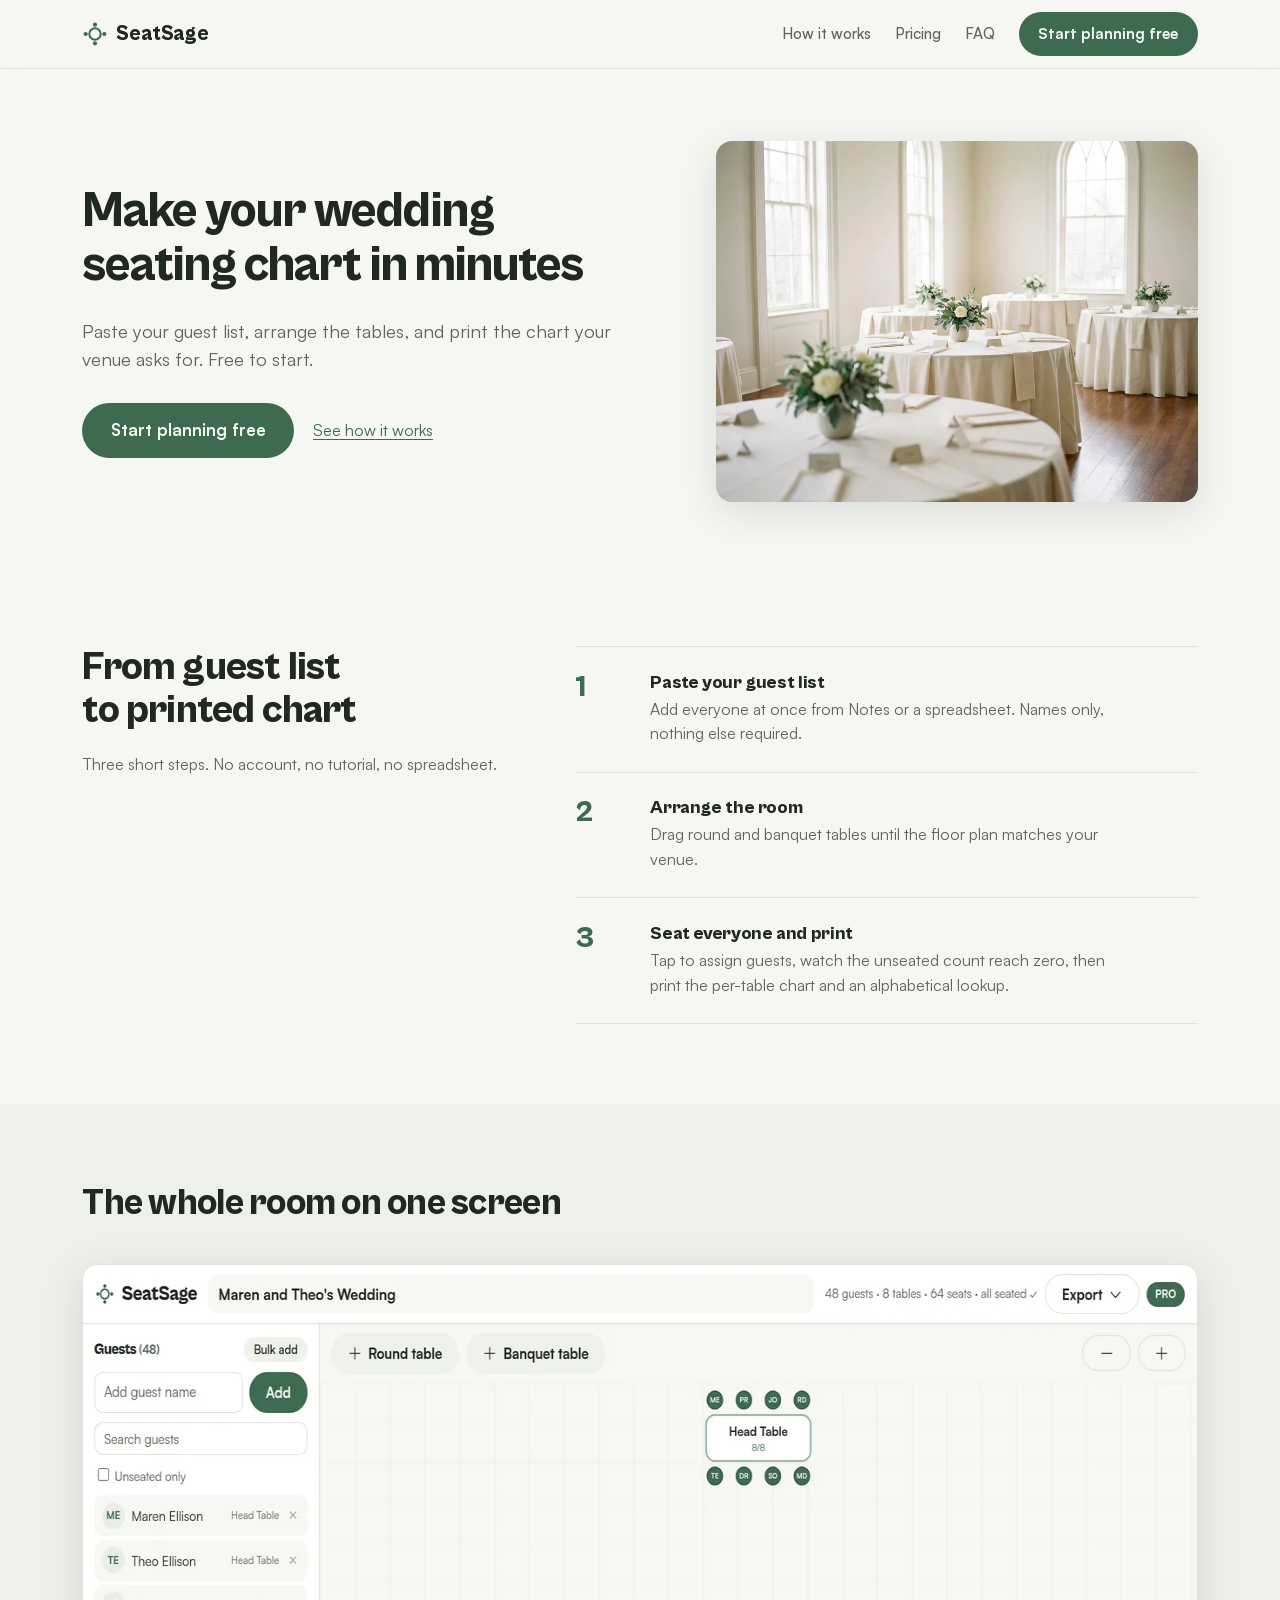
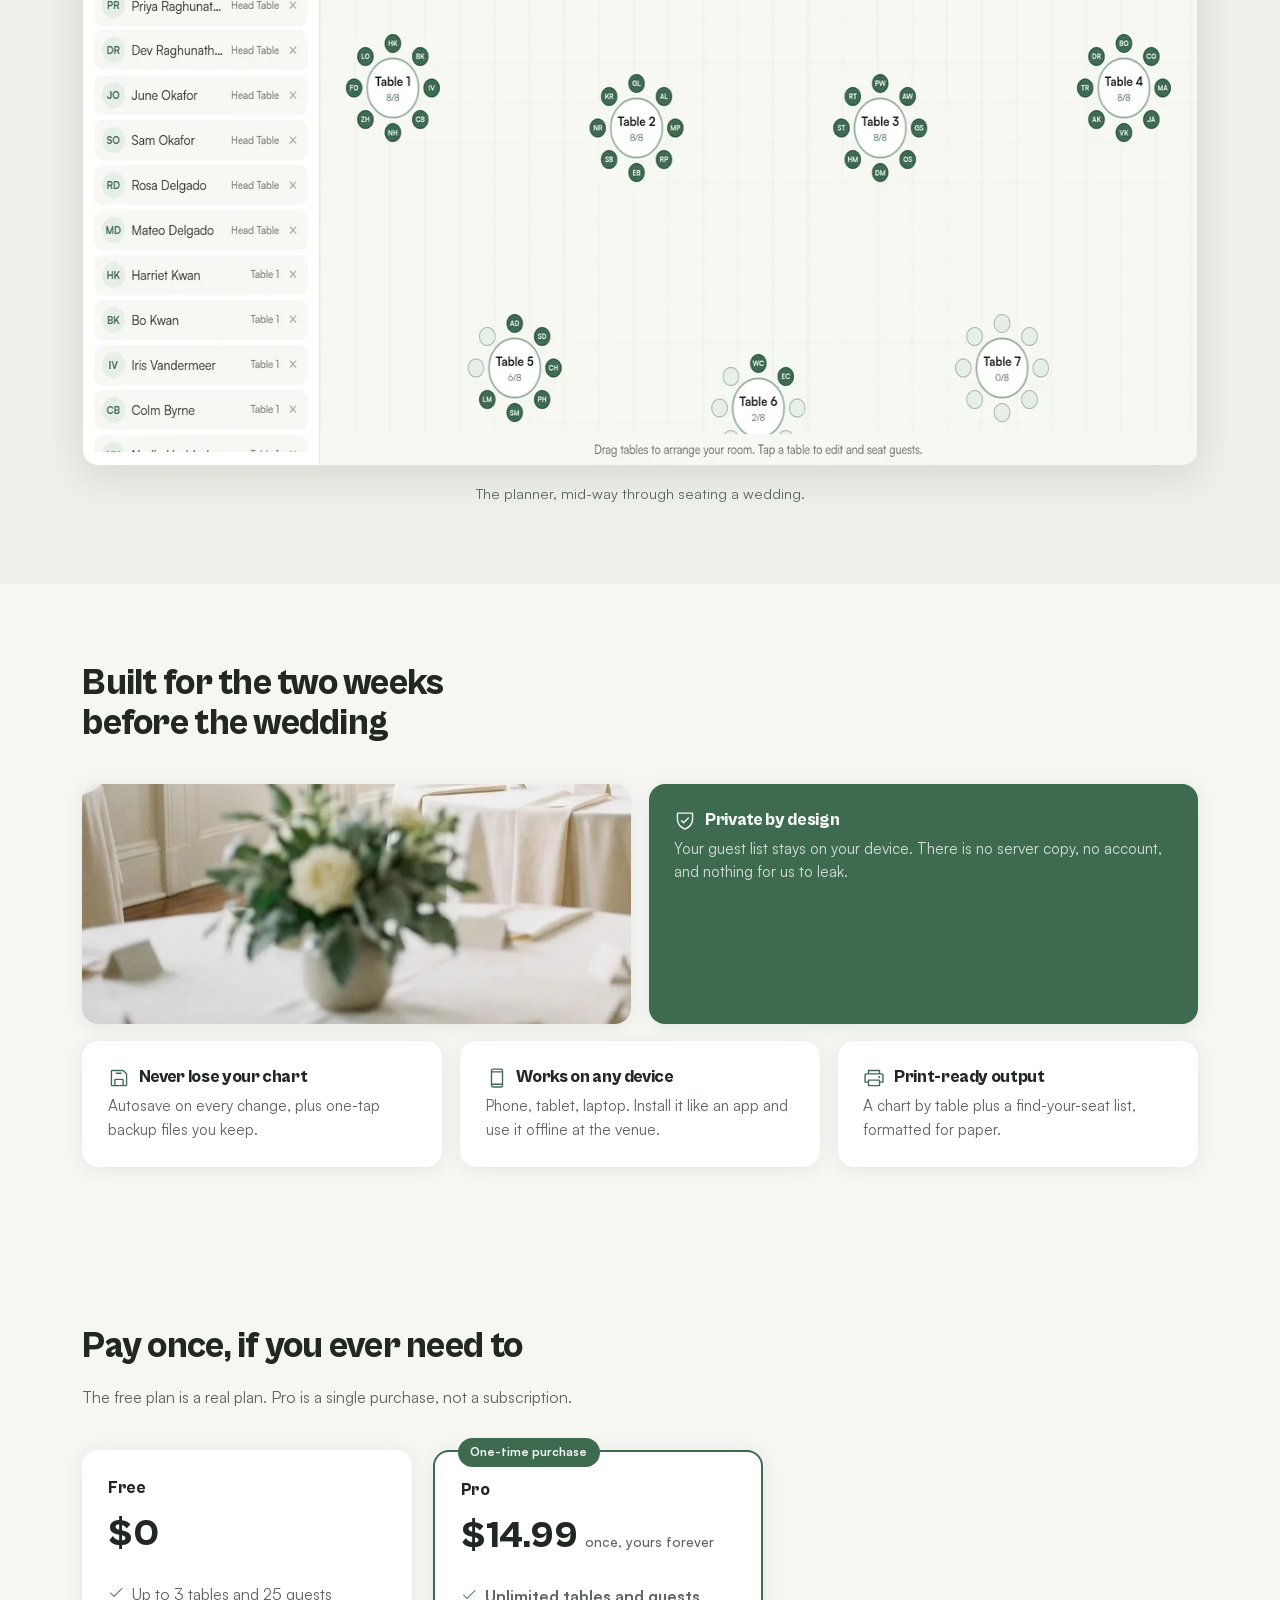
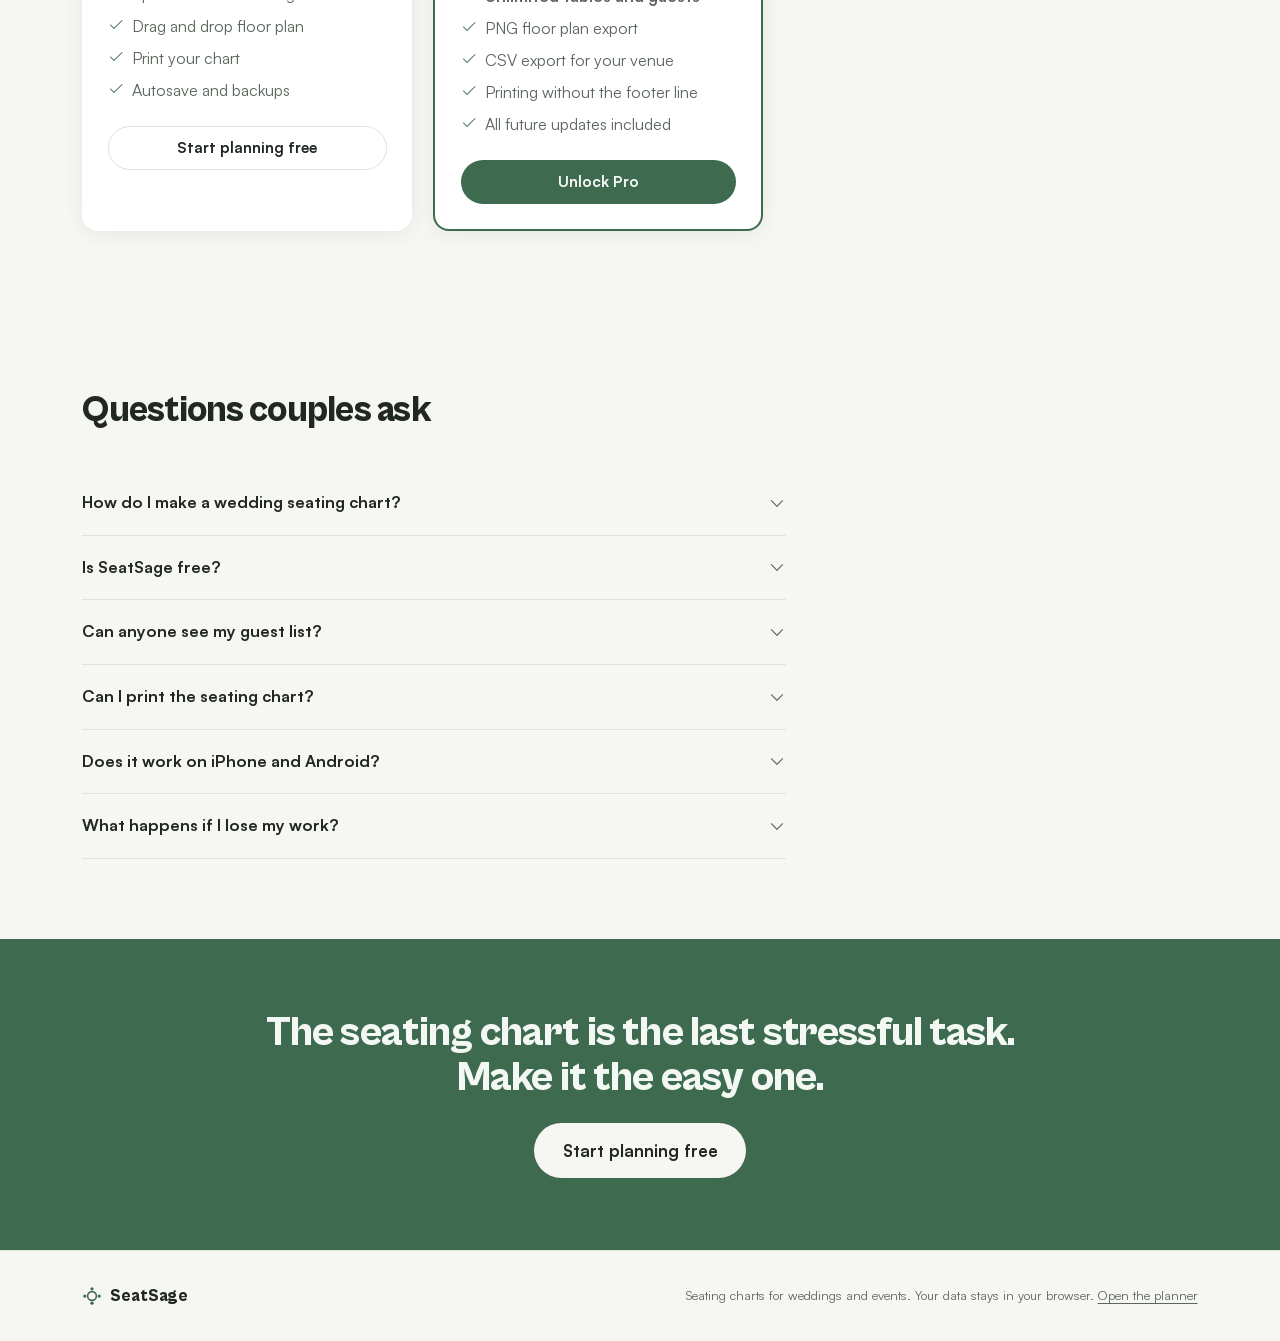
<file: seatsage/index.html>
<!DOCTYPE html>
<html lang="en">
<head>
<meta charset="UTF-8">
<meta name="viewport" content="width=device-width, initial-scale=1.0">
<title>Wedding Seating Chart Maker | SeatSage</title>
<meta name="description" content="Make your wedding or event seating chart in minutes. Drag and drop tables, seat guests, print venue-ready charts. Free to start, no account, no subscription.">
<link rel="canonical" href="https://seatsage.whoffagents.com/">
<meta property="og:title" content="SeatSage: Wedding Seating Chart Maker">
<meta property="og:description" content="Paste your guest list, arrange the tables, print the chart your venue asks for. Free to start, no subscription.">
<meta property="og:type" content="website">
<meta property="og:url" content="https://seatsage.whoffagents.com/">
<meta property="og:image" content="https://seatsage.whoffagents.com/img/og.png">
<meta name="twitter:card" content="summary_large_image">
<meta name="twitter:title" content="SeatSage: Wedding Seating Chart Maker">
<meta name="twitter:description" content="Seating charts without the spreadsheet. Free to start, no subscription.">
<meta name="twitter:image" content="https://seatsage.whoffagents.com/img/og.png">
<link rel="manifest" href="manifest.webmanifest">
<link rel="icon" href="icons/icon-192.png">
<link rel="apple-touch-icon" href="icons/icon-192.png">
<meta name="theme-color" content="#3e6b50">
<link rel="preload" href="fonts/cabinet-grotesk-800.woff2" as="font" type="font/woff2" crossorigin>
<link rel="preload" href="fonts/satoshi-400.woff2" as="font" type="font/woff2" crossorigin>
<link rel="stylesheet" href="css/style.css">
<script type="application/ld+json">
{
  "@context": "https://schema.org",
  "@type": "WebApplication",
  "name": "SeatSage",
  "url": "https://seatsage.whoffagents.com/",
  "applicationCategory": "LifestyleApplication",
  "operatingSystem": "Any (web browser)",
  "description": "Wedding and event seating chart maker. Drag and drop tables, assign guests, print venue-ready charts. Works offline, no account required.",
  "offers": [
    {"@type": "Offer", "name": "Free", "price": "0", "priceCurrency": "USD"},
    {"@type": "Offer", "name": "Pro (one-time)", "price": "14.99", "priceCurrency": "USD"}
  ]
}
</script>
<script type="application/ld+json">
{
  "@context": "https://schema.org",
  "@type": "FAQPage",
  "mainEntity": [
    {"@type": "Question", "name": "How do I make a wedding seating chart?", "acceptedAnswer": {"@type": "Answer", "text": "Paste your guest list into SeatSage, add round or banquet tables and drag them to match your venue, then tap tables to seat guests. When everyone has a seat, print a per-table chart plus an alphabetical guest lookup. Most couples finish a 100-guest chart in under 30 minutes."}},
    {"@type": "Question", "name": "Is SeatSage free?", "acceptedAnswer": {"@type": "Answer", "text": "Yes. The free plan covers up to 3 tables and 25 guests with printing, autosave and backups. A one-time $14.99 Pro upgrade unlocks unlimited tables and guests plus PNG and CSV export. There is no subscription."}},
    {"@type": "Question", "name": "Can anyone see my guest list?", "acceptedAnswer": {"@type": "Answer", "text": "No. SeatSage runs entirely in your browser and your guest list is stored only on your device. There is no server copy and no account."}},
    {"@type": "Question", "name": "Can I print the seating chart?", "acceptedAnswer": {"@type": "Answer", "text": "Yes. One click prints a seating chart grouped by table, an alphabetical find-your-seat list, and your floor plan, formatted for paper."}},
    {"@type": "Question", "name": "Does it work on iPhone and Android?", "acceptedAnswer": {"@type": "Answer", "text": "Yes. SeatSage works in any modern browser on phones, tablets and laptops, and you can install it to your home screen. It keeps working offline at the venue."}},
    {"@type": "Question", "name": "What happens if I lose my work?", "acceptedAnswer": {"@type": "Answer", "text": "SeatSage autosaves on every change, and you can download a backup file at any time and restore it on any device."}}
  ]
}
</script>
</head>
<body class="landing">
<header class="land-header">
  <div class="wrap">
    <a class="brand" href="/" aria-label="SeatSage home">
      <svg class="brand-mark" viewBox="0 0 32 32" aria-hidden="true"><circle cx="16" cy="16" r="7" fill="none" stroke="#3e6b50" stroke-width="2.5"/><circle cx="16" cy="4.5" r="2.6" fill="#3e6b50"/><circle cx="27.5" cy="16" r="2.6" fill="#3e6b50"/><circle cx="16" cy="27.5" r="2.6" fill="#3e6b50"/><circle cx="4.5" cy="16" r="2.6" fill="#3e6b50"/></svg>
      SeatSage
    </a>
    <nav>
      <a href="#how">How it works</a>
      <a href="#pricing">Pricing</a>
      <a href="#faq">FAQ</a>
      <a class="btn btn-primary" href="/app.html">Start planning free</a>
    </nav>
  </div>
</header>

<main>
  <section class="hero">
    <div class="wrap">
      <div>
        <h1>Make your wedding seating chart in minutes</h1>
        <p class="sub">Paste your guest list, arrange the tables, and print the chart your venue asks for. Free to start.</p>
        <div class="hero-cta">
          <a class="btn btn-primary btn-lg" href="/app.html">Start planning free</a>
          <a href="#how">See how it works</a>
        </div>
      </div>
      <div class="hero-photo">
        <picture>
          <source srcset="img/hero-reception.webp" type="image/webp">
          <img src="img/hero-reception.jpg" alt="Wedding reception room with round tables, ivory linens and sage green centerpieces, ready for a seating chart" width="960" height="716" fetchpriority="high">
        </picture>
      </div>
    </div>
  </section>

  <section id="how" class="land-section how">
    <div class="wrap">
      <div class="how-left">
        <h2>From guest list to printed chart</h2>
        <p>Three short steps. No account, no tutorial, no spreadsheet.</p>
      </div>
      <div class="how-steps">
        <div class="how-step">
          <div class="how-num">1</div>
          <div>
            <h3>Paste your guest list</h3>
            <p>Add everyone at once from Notes or a spreadsheet. Names only, nothing else required.</p>
          </div>
        </div>
        <div class="how-step">
          <div class="how-num">2</div>
          <div>
            <h3>Arrange the room</h3>
            <p>Drag round and banquet tables until the floor plan matches your venue.</p>
          </div>
        </div>
        <div class="how-step">
          <div class="how-num">3</div>
          <div>
            <h3>Seat everyone and print</h3>
            <p>Tap to assign guests, watch the unseated count reach zero, then print the per-table chart and an alphabetical lookup.</p>
          </div>
        </div>
      </div>
    </div>
  </section>

  <section class="land-section proof">
    <div class="wrap">
      <div class="section-head">
        <h2>The whole room on one screen</h2>
      </div>
      <div class="proof-shot">
        <picture>
          <source srcset="img/planner-shot.webp" type="image/webp">
          <img src="img/planner-shot.png" alt="SeatSage planner showing a drag-and-drop wedding floor plan with guests assigned to round and banquet tables" width="1280" height="800" loading="lazy">
        </picture>
      </div>
      <p class="proof-caption">The planner, mid-way through seating a wedding.</p>
    </div>
  </section>

  <section class="land-section">
    <div class="wrap">
      <div class="section-head">
        <h2>Built for the two weeks before the wedding</h2>
      </div>
      <div class="bento">
        <div class="cell cell-photo">
          <picture>
            <source srcset="img/detail-centerpiece.webp" type="image/webp">
            <img src="img/detail-centerpiece.jpg" alt="Round reception table with place cards and a sage green centerpiece" loading="lazy">
          </picture>
        </div>
        <div class="cell cell-a">
          <h3><svg class="icon" aria-hidden="true"><use href="icons/sprite.svg#i-shield-check"/></svg>Private by design</h3>
          <p>Your guest list stays on your device. There is no server copy, no account, and nothing for us to leak.</p>
        </div>
        <div class="cell cell-b">
          <h3><svg class="icon" aria-hidden="true"><use href="icons/sprite.svg#i-floppy-disk"/></svg>Never lose your chart</h3>
          <p>Autosave on every change, plus one-tap backup files you keep.</p>
        </div>
        <div class="cell cell-c">
          <h3><svg class="icon" aria-hidden="true"><use href="icons/sprite.svg#i-device-mobile"/></svg>Works on any device</h3>
          <p>Phone, tablet, laptop. Install it like an app and use it offline at the venue.</p>
        </div>
        <div class="cell cell-d">
          <h3><svg class="icon" aria-hidden="true"><use href="icons/sprite.svg#i-printer"/></svg>Print-ready output</h3>
          <p>A chart by table plus a find-your-seat list, formatted for paper.</p>
        </div>
      </div>
    </div>
  </section>

  <section id="pricing" class="land-section">
    <div class="wrap">
      <div class="section-head">
        <h2>Pay once, if you ever need to</h2>
        <p>The free plan is a real plan. Pro is a single purchase, not a subscription.</p>
      </div>
      <div class="price-grid">
        <div class="price-card">
          <h3>Free</h3>
          <div class="price">$0</div>
          <ul>
            <li><svg class="icon" aria-hidden="true"><use href="icons/sprite.svg#i-check"/></svg>Up to 3 tables and 25 guests</li>
            <li><svg class="icon" aria-hidden="true"><use href="icons/sprite.svg#i-check"/></svg>Drag and drop floor plan</li>
            <li><svg class="icon" aria-hidden="true"><use href="icons/sprite.svg#i-check"/></svg>Print your chart</li>
            <li><svg class="icon" aria-hidden="true"><use href="icons/sprite.svg#i-check"/></svg>Autosave and backups</li>
          </ul>
          <a class="btn btn-ghost btn-block" href="/app.html">Start planning free</a>
        </div>
        <div class="price-card featured">
          <div class="badge">One-time purchase</div>
          <h3>Pro</h3>
          <div class="price">$14.99 <small>once, yours forever</small></div>
          <ul>
            <li><svg class="icon" aria-hidden="true"><use href="icons/sprite.svg#i-check"/></svg><strong>Unlimited tables and guests</strong></li>
            <li><svg class="icon" aria-hidden="true"><use href="icons/sprite.svg#i-check"/></svg>PNG floor plan export</li>
            <li><svg class="icon" aria-hidden="true"><use href="icons/sprite.svg#i-check"/></svg>CSV export for your venue</li>
            <li><svg class="icon" aria-hidden="true"><use href="icons/sprite.svg#i-check"/></svg>Printing without the footer line</li>
            <li><svg class="icon" aria-hidden="true"><use href="icons/sprite.svg#i-check"/></svg>All future updates included</li>
          </ul>
          <a class="btn btn-primary btn-block" href="/app.html#upgrade">Unlock Pro</a>
        </div>
      </div>
    </div>
  </section>

  <section id="faq" class="land-section">
    <div class="wrap">
      <div class="section-head">
        <h2>Questions couples ask</h2>
      </div>
      <div class="faq">
        <details>
          <summary>How do I make a wedding seating chart?<svg class="icon" aria-hidden="true"><use href="icons/sprite.svg#i-caret-down"/></svg></summary>
          <p>Paste your guest list, add tables and drag them to match your venue, then tap tables to seat guests. When everyone has a seat, print a per-table chart plus an alphabetical lookup. Most couples finish a 100-guest chart in under 30 minutes.</p>
        </details>
        <details>
          <summary>Is SeatSage free?<svg class="icon" aria-hidden="true"><use href="icons/sprite.svg#i-caret-down"/></svg></summary>
          <p>Yes. The free plan covers up to 3 tables and 25 guests with printing, autosave and backups. A one-time $14.99 Pro upgrade unlocks unlimited tables and guests plus PNG and CSV export. There is no subscription.</p>
        </details>
        <details>
          <summary>Can anyone see my guest list?<svg class="icon" aria-hidden="true"><use href="icons/sprite.svg#i-caret-down"/></svg></summary>
          <p>No. SeatSage runs entirely in your browser and your guest list is stored only on your device. There is no server copy and no account.</p>
        </details>
        <details>
          <summary>Can I print the seating chart?<svg class="icon" aria-hidden="true"><use href="icons/sprite.svg#i-caret-down"/></svg></summary>
          <p>Yes. One click prints a seating chart grouped by table, an alphabetical find-your-seat list, and your floor plan, formatted for paper.</p>
        </details>
        <details>
          <summary>Does it work on iPhone and Android?<svg class="icon" aria-hidden="true"><use href="icons/sprite.svg#i-caret-down"/></svg></summary>
          <p>Yes. SeatSage works in any modern browser on phones, tablets and laptops, and you can install it to your home screen. It keeps working offline at the venue.</p>
        </details>
        <details>
          <summary>What happens if I lose my work?<svg class="icon" aria-hidden="true"><use href="icons/sprite.svg#i-caret-down"/></svg></summary>
          <p>SeatSage autosaves on every change, and you can download a backup file at any time and restore it on any device.</p>
        </details>
      </div>
    </div>
  </section>

  <section class="final-cta">
    <div class="wrap">
      <h2>The seating chart is the last stressful task.<br>Make it the easy one.</h2>
      <a class="btn btn-lg" href="/app.html">Start planning free</a>
    </div>
  </section>
</main>

<footer class="land-footer">
  <div class="wrap">
    <div class="brand" style="font-size:1.05rem">
      <svg class="brand-mark" style="width:20px;height:20px" viewBox="0 0 32 32" aria-hidden="true"><circle cx="16" cy="16" r="7" fill="none" stroke="#3e6b50" stroke-width="2.5"/><circle cx="16" cy="4.5" r="2.6" fill="#3e6b50"/><circle cx="27.5" cy="16" r="2.6" fill="#3e6b50"/><circle cx="16" cy="27.5" r="2.6" fill="#3e6b50"/><circle cx="4.5" cy="16" r="2.6" fill="#3e6b50"/></svg>
      SeatSage
    </div>
    <div class="tiny">Seating charts for weddings and events. Your data stays in your browser. <a href="/app.html">Open the planner</a></div>
  </div>
</footer>
<script>if('serviceWorker' in navigator)navigator.serviceWorker.register('sw.js');</script>
</body>
</html>
</file>
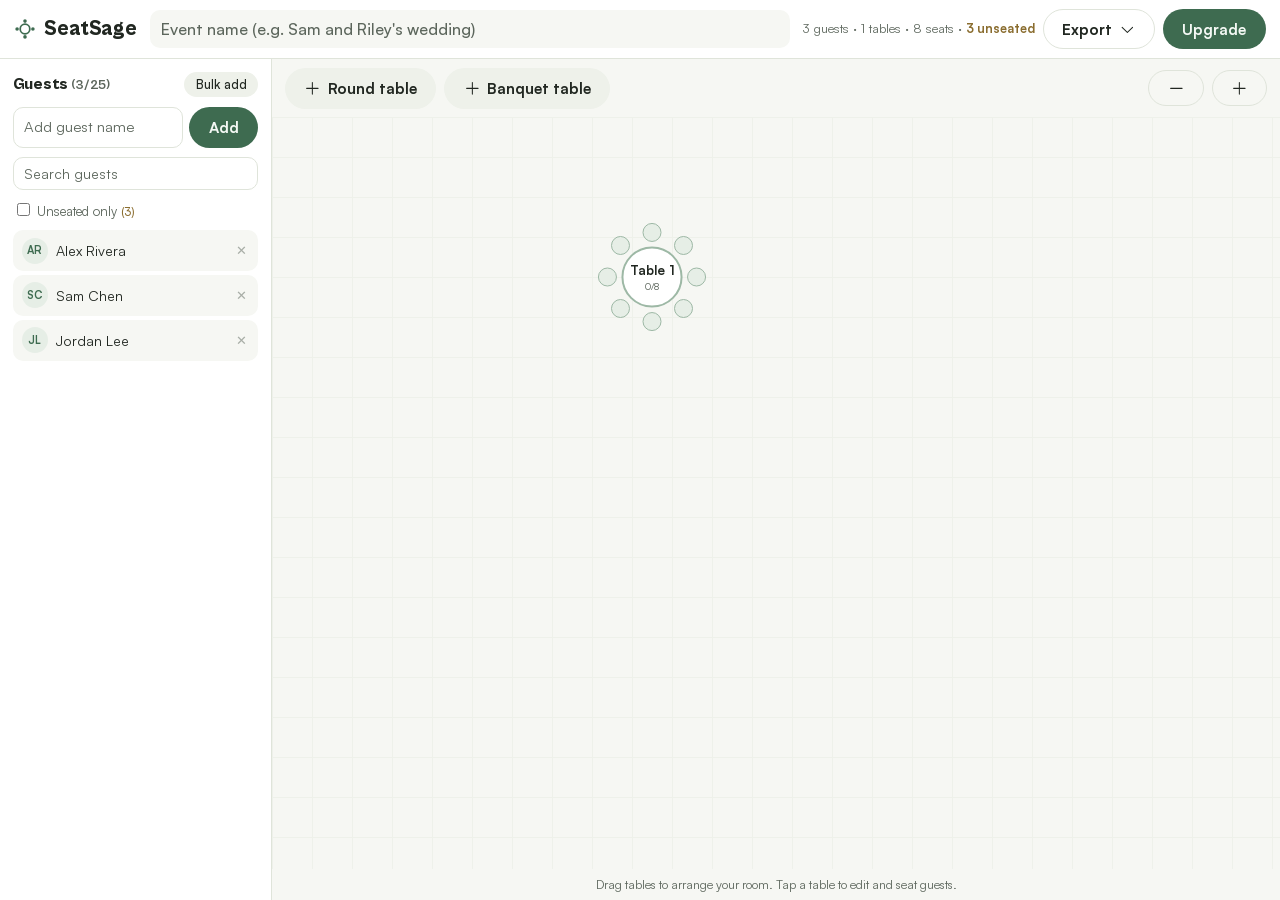
<file: seatsage/app.html>
<!DOCTYPE html>
<html lang="en">
<head>
<meta charset="UTF-8">
<meta name="viewport" content="width=device-width, initial-scale=1.0, maximum-scale=1.0, user-scalable=no">
<title>Seating Chart Planner | SeatSage</title>
<meta name="description" content="The SeatSage planner: drag and drop tables, seat your guests, print venue-ready seating charts. Runs in your browser, works offline.">
<link rel="canonical" href="https://seatsage.whoffagents.com/app.html">
<link rel="manifest" href="manifest.webmanifest">
<link rel="icon" href="icons/icon-192.png">
<link rel="apple-touch-icon" href="icons/icon-192.png">
<meta name="theme-color" content="#3e6b50">
<link rel="preload" href="fonts/satoshi-400.woff2" as="font" type="font/woff2" crossorigin>
<link rel="preload" href="fonts/satoshi-700.woff2" as="font" type="font/woff2" crossorigin>
<link rel="stylesheet" href="css/style.css">
</head>
<body class="app">
<header class="app-header">
  <a class="brand" href="index.html" title="SeatSage home">
    <svg class="brand-mark" style="width:22px;height:22px" viewBox="0 0 32 32" aria-hidden="true"><circle cx="16" cy="16" r="7" fill="none" stroke="#3e6b50" stroke-width="2.5"/><circle cx="16" cy="4.5" r="2.6" fill="#3e6b50"/><circle cx="27.5" cy="16" r="2.6" fill="#3e6b50"/><circle cx="16" cy="27.5" r="2.6" fill="#3e6b50"/><circle cx="4.5" cy="16" r="2.6" fill="#3e6b50"/></svg>
    <span class="brand-name">SeatSage</span>
  </a>
  <input id="eventName" class="event-name" type="text" placeholder="Event name (e.g. Sam and Riley's wedding)" maxlength="60">
  <div class="header-actions">
    <div class="stats" id="stats"></div>
    <div class="menu-wrap">
      <button class="btn btn-ghost" id="exportBtn">Export<svg class="icon" aria-hidden="true"><use href="icons/sprite.svg#i-caret-down"/></svg></button>
      <div class="menu" id="exportMenu" hidden>
        <button id="printBtn"><svg class="icon" aria-hidden="true"><use href="icons/sprite.svg#i-printer"/></svg>Print chart</button>
        <button id="pngBtn"><svg class="icon" aria-hidden="true"><use href="icons/sprite.svg#i-image"/></svg>Floor plan PNG <span class="pro-tag">PRO</span></button>
        <button id="csvBtn"><svg class="icon" aria-hidden="true"><use href="icons/sprite.svg#i-file-csv"/></svg>Guest CSV <span class="pro-tag">PRO</span></button>
        <hr>
        <button id="backupBtn"><svg class="icon" aria-hidden="true"><use href="icons/sprite.svg#i-floppy-disk"/></svg>Backup file</button>
        <button id="restoreBtn"><svg class="icon" aria-hidden="true"><use href="icons/sprite.svg#i-folder-open"/></svg>Restore backup</button>
      </div>
    </div>
    <button class="btn btn-primary" id="upgradeBtn">Upgrade</button>
    <span class="pro-badge" id="proBadge" hidden>PRO</span>
  </div>
</header>

<div class="app-body">
  <aside class="guests-panel">
    <div class="panel-head">
      <h2>Guests <span id="guestCount" class="count"></span></h2>
      <button class="btn btn-tiny" id="bulkAddBtn" title="Paste a whole list at once">Bulk add</button>
    </div>
    <form id="addGuestForm" class="add-guest">
      <input id="guestNameInput" type="text" placeholder="Add guest name" autocomplete="off" maxlength="60">
      <button class="btn btn-primary" type="submit">Add</button>
    </form>
    <input id="guestSearch" class="guest-search" type="search" placeholder="Search guests">
    <div class="guest-filters">
      <label><input type="checkbox" id="unseatedOnly"> Unseated only <span id="unseatedCount" class="count warn"></span></label>
    </div>
    <ul class="guest-list" id="guestList"></ul>
    <p class="hint" id="assignHint" hidden>Tap a table to seat <strong id="assignName"></strong> · <button class="linklike" id="cancelAssign">cancel</button></p>
  </aside>

  <main class="floor-wrap">
    <div class="toolbar">
      <button class="btn" id="addRound"><svg class="icon" aria-hidden="true"><use href="icons/sprite.svg#i-plus"/></svg>Round table</button>
      <button class="btn" id="addRect"><svg class="icon" aria-hidden="true"><use href="icons/sprite.svg#i-plus"/></svg>Banquet table</button>
      <span class="toolbar-spacer"></span>
      <button class="btn btn-ghost" id="zoomOut" title="Zoom out"><svg class="icon" aria-hidden="true"><use href="icons/sprite.svg#i-minus"/></svg></button>
      <button class="btn btn-ghost" id="zoomIn" title="Zoom in"><svg class="icon" aria-hidden="true"><use href="icons/sprite.svg#i-plus"/></svg></button>
    </div>
    <div class="floor-scroll" id="floorScroll">
      <svg id="floor" xmlns="http://www.w3.org/2000/svg"></svg>
    </div>
    <p class="floor-hint">Drag tables to arrange your room. Tap a table to edit and seat guests.</p>
  </main>

  <aside class="inspector" id="inspector" hidden>
    <div class="panel-head">
      <h2 id="inspTitle">Table</h2>
      <button class="btn btn-tiny" id="inspClose" title="Close"><svg class="icon" aria-hidden="true"><use href="icons/sprite.svg#i-x"/></svg></button>
    </div>
    <label class="field">Name <input id="inspName" type="text" maxlength="30"></label>
    <label class="field">Seats
      <span class="stepper">
        <button class="btn btn-tiny" id="seatMinus" title="Fewer seats"><svg class="icon" aria-hidden="true"><use href="icons/sprite.svg#i-minus"/></svg></button>
        <span id="inspSeats" class="stepper-val"></span>
        <button class="btn btn-tiny" id="seatPlus" title="More seats"><svg class="icon" aria-hidden="true"><use href="icons/sprite.svg#i-plus"/></svg></button>
      </span>
    </label>
    <div class="field" id="rotField"><span>Rotate</span> <button class="btn btn-tiny" id="rotBtn"><svg class="icon" aria-hidden="true"><use href="icons/sprite.svg#i-arrow-clockwise"/></svg>90&deg;</button></div>
    <h3 class="insp-sub">Seats</h3>
    <ul class="seat-list" id="seatList"></ul>
    <button class="btn btn-danger btn-block" id="deleteTable"><svg class="icon" aria-hidden="true"><use href="icons/sprite.svg#i-trash"/></svg>Delete table</button>
  </aside>
</div>

<!-- Bulk add modal -->
<div class="modal-overlay" id="bulkModal" hidden>
  <div class="modal">
    <h2>Bulk add guests</h2>
    <p>Paste names, one per line. Couples like <em>"Alex and Jo Smith"</em> can stay on one line or be split. Your call.</p>
    <textarea id="bulkText" rows="10" placeholder="Alex Smith&#10;Jo Smith&#10;Grandma Rosie"></textarea>
    <div class="modal-actions">
      <button class="btn btn-ghost" data-close>Cancel</button>
      <button class="btn btn-primary" id="bulkConfirm">Add guests</button>
    </div>
  </div>
</div>

<!-- Guest picker modal -->
<div class="modal-overlay" id="pickerModal" hidden>
  <div class="modal">
    <h2 id="pickerTitle">Seat a guest</h2>
    <input id="pickerSearch" type="search" placeholder="Search">
    <ul class="picker-list" id="pickerList"></ul>
    <div class="modal-actions"><button class="btn btn-ghost" data-close>Cancel</button></div>
  </div>
</div>

<!-- Upgrade modal -->
<div class="modal-overlay" id="upgradeModal" hidden>
  <div class="modal">
    <h2>SeatSage Pro</h2>
    <p class="price-line"><strong>$14.99</strong> one-time. Yours forever, no subscription.</p>
    <ul class="pro-list">
      <li><svg class="icon" aria-hidden="true"><use href="icons/sprite.svg#i-check"/></svg>Unlimited tables and guests</li>
      <li><svg class="icon" aria-hidden="true"><use href="icons/sprite.svg#i-check"/></svg>PNG floor plan export</li>
      <li><svg class="icon" aria-hidden="true"><use href="icons/sprite.svg#i-check"/></svg>CSV export for your venue</li>
      <li><svg class="icon" aria-hidden="true"><use href="icons/sprite.svg#i-check"/></svg>Printing without the footer line</li>
    </ul>
    <a class="btn btn-primary btn-block" id="buyBtn" href="#" target="_blank" rel="noopener">Unlock Pro for $14.99</a>
    <p class="tiny center">You receive an unlock code right after purchase.</p>
    <details class="unlock-details" id="unlockDetails">
      <summary>I have an unlock code</summary>
      <form id="unlockForm" class="unlock-form">
        <input id="unlockInput" type="text" placeholder="SAGE-XXXX-XXXX" autocomplete="off">
        <button class="btn btn-primary" type="submit">Unlock</button>
      </form>
      <p class="tiny" id="unlockMsg"></p>
    </details>
    <div class="modal-actions"><button class="btn btn-ghost" data-close>Maybe later</button></div>
  </div>
</div>

<input type="file" id="restoreFile" accept=".json,application/json" hidden>
<div class="toast" id="toast" hidden></div>
<section id="printSheet" class="print-sheet" aria-hidden="true"></section>

<script src="js/config.js"></script>
<script src="js/app.js"></script>
<script>if('serviceWorker' in navigator)navigator.serviceWorker.register('sw.js');</script>
</body>
</html>
</file>
<file: seatsage/css/style.css>
/* SeatSage design system.
   Palette: "Forest" family: deep sage accent on bone neutrals (brand: SeatSage).
   One accent, locked page-wide. Shape system (documented): buttons pill,
   cards 16px, inputs 10px. Shadows tinted to the green hue, never pure black.
   Theme: auto light/dark via prefers-color-scheme, hierarchy parity kept. */

@font-face{font-family:'Cabinet Grotesk';src:url('../fonts/cabinet-grotesk-700.woff2') format('woff2');font-weight:700;font-display:swap}
@font-face{font-family:'Cabinet Grotesk';src:url('../fonts/cabinet-grotesk-800.woff2') format('woff2');font-weight:800;font-display:swap}
@font-face{font-family:'Satoshi';src:url('../fonts/satoshi-400.woff2') format('woff2');font-weight:400;font-display:swap}
@font-face{font-family:'Satoshi';src:url('../fonts/satoshi-500.woff2') format('woff2');font-weight:500;font-display:swap}
@font-face{font-family:'Satoshi';src:url('../fonts/satoshi-700.woff2') format('woff2');font-weight:700;font-display:swap}

:root{
  --paper:#f6f7f3;
  --surface:#ffffff;
  --surface-2:#eef1ea;
  --ink:#212721;
  --ink-2:#5c665c;
  --line:#dfe4da;
  --accent:#3e6b50;
  --accent-hover:#335a42;
  --accent-ink:#f4f8f4;
  --accent-soft:#e6eee6;
  --danger:#a84a42;
  --danger-soft:#f6e9e7;
  --ok:#3e6b50;
  --warn:#8a6d2f;
  --shadow:0 2px 18px rgba(43,64,48,.09);
  --shadow-lg:0 10px 40px rgba(43,64,48,.14);
  --r-card:16px;
  --r-input:10px;
  --r-pill:999px;
  --font-display:'Cabinet Grotesk',-apple-system,BlinkMacSystemFont,"Segoe UI",sans-serif;
  --font-body:'Satoshi',-apple-system,BlinkMacSystemFont,"Segoe UI",sans-serif;
  font-size:16px;
}
@media (prefers-color-scheme: dark){
  :root{
    --paper:#151a15;
    --surface:#1d231d;
    --surface-2:#242b24;
    --ink:#e7ebe4;
    --ink-2:#a7b1a4;
    --line:#2d352c;
    --accent:#8db99a;
    --accent-hover:#a2c9ae;
    --accent-ink:#132016;
    --accent-soft:#243026;
    --danger:#d08a83;
    --danger-soft:#3a2825;
    --ok:#8db99a;
    --warn:#cfa955;
    --shadow:0 2px 18px rgba(0,0,0,.35);
    --shadow-lg:0 10px 40px rgba(0,0,0,.45);
  }
}

*{box-sizing:border-box}
[hidden]{display:none !important}
html,body{margin:0;padding:0}
html{scroll-behavior:smooth}
@media (prefers-reduced-motion: reduce){
  html{scroll-behavior:auto}
  *,*::before,*::after{animation:none !important;transition:none !important}
}
body{font-family:var(--font-body);color:var(--ink);background:var(--paper);line-height:1.55;-webkit-font-smoothing:antialiased}
h1,h2,h3{font-family:var(--font-display);font-weight:800;line-height:1.08;letter-spacing:-.02em;margin:0 0 .5em;text-wrap:balance}
p{margin:0}
a{color:var(--accent);text-underline-offset:3px}
img{max-width:100%;display:block}
.tiny{font-size:.8rem;color:var(--ink-2)}
.center{text-align:center}
.count{font-weight:500;color:var(--ink-2);font-size:.85em}
.count.warn:not(:empty){color:var(--warn)}
.icon{width:1.1em;height:1.1em;fill:currentColor;vertical-align:-.18em;flex:none}

/* Buttons: pill, one accent, AA contrast, tactile press */
.btn{display:inline-flex;align-items:center;justify-content:center;gap:.45em;border:1px solid transparent;border-radius:var(--r-pill);padding:.55rem 1.15rem;font-size:.95rem;font-weight:700;font-family:var(--font-body);cursor:pointer;text-decoration:none;background:var(--surface-2);color:var(--ink);transition:background .18s,border-color .18s,transform .08s;white-space:nowrap}
.btn:hover{background:var(--line)}
.btn:active{transform:translateY(1px)}
.btn-primary{background:var(--accent);color:var(--accent-ink)}
.btn-primary:hover{background:var(--accent-hover)}
.btn-ghost{background:transparent;border-color:var(--line);color:var(--ink)}
.btn-ghost:hover{background:var(--surface-2)}
.btn-danger{background:var(--danger-soft);color:var(--danger)}
.btn-lg{padding:.85rem 1.7rem;font-size:1.05rem}
.btn-tiny{padding:.2rem .65rem;font-size:.8rem;font-weight:500}
.btn-block{display:flex;width:100%}
.linklike{background:none;border:none;color:var(--accent);cursor:pointer;text-decoration:underline;text-underline-offset:3px;font-size:inherit;font-family:inherit;padding:0}

/* ============ LANDING ============ */
.landing{background:var(--paper)}
.landing .wrap{max-width:1160px;margin:0 auto;padding:0 1.4rem}
.land-header{position:sticky;top:0;z-index:50;background:color-mix(in srgb,var(--paper) 88%,transparent);backdrop-filter:blur(10px);border-bottom:1px solid var(--line)}
.land-header .wrap{display:flex;justify-content:space-between;align-items:center;height:68px}
.brand{font-family:var(--font-display);font-weight:800;font-size:1.3rem;color:var(--ink);text-decoration:none;display:flex;align-items:center;gap:.5rem;letter-spacing:-.01em}
.brand-mark{width:26px;height:26px;flex:none}
.land-header nav{display:flex;gap:1.5rem;align-items:center}
.land-header nav a{text-decoration:none;font-weight:500;color:var(--ink-2);font-size:.95rem}
.land-header nav a:hover{color:var(--ink)}
.land-header nav a.btn{color:var(--accent-ink);font-weight:700}
@media (max-width:760px){.land-header nav a:not(.btn){display:none}}

/* Hero: asymmetric split, copy left / photograph right */
.hero{padding:4.5rem 0 4rem}
.hero .wrap{display:grid;grid-template-columns:minmax(0,6fr) minmax(0,5fr);gap:3.5rem;align-items:center}
.hero h1{font-size:clamp(2rem,3.9vw,3.1rem)}
.hero .sub{font-size:1.15rem;color:var(--ink-2);max-width:34rem;margin:0 0 1.8rem}
.hero-cta{display:flex;align-items:center;gap:1.2rem;flex-wrap:wrap}
.hero-note{margin-top:1rem;font-size:.85rem;color:var(--ink-2)}
.hero-photo{border-radius:var(--r-card);box-shadow:var(--shadow-lg);overflow:hidden}
.hero-photo img{width:100%;height:100%;object-fit:cover;aspect-ratio:4/3}
@media (max-width:860px){
  .hero{padding:2.5rem 0}
  .hero .wrap{grid-template-columns:1fr;gap:2rem}
  .hero-photo{order:-1}
}

section.land-section{padding:5rem 0}
.section-head{max-width:38rem;margin-bottom:2.5rem}
.section-head h2{font-size:clamp(1.6rem,3vw,2.3rem)}
.section-head p{color:var(--ink-2)}

/* How it works: sticky headline left, numbered stack right */
.how .wrap{display:grid;grid-template-columns:minmax(0,5fr) minmax(0,7fr);gap:3rem;align-items:start}
.how-left{position:sticky;top:96px}
.how-left h2{font-size:clamp(1.7rem,3.2vw,2.5rem)}
.how-left p{color:var(--ink-2);max-width:26rem}
.how-steps{display:flex;flex-direction:column;gap:0;border-top:1px solid var(--line)}
.how-step{display:grid;grid-template-columns:56px 1fr;gap:1.2rem;padding:1.6rem 0;border-bottom:1px solid var(--line)}
.how-num{font-family:var(--font-display);font-weight:800;font-size:1.9rem;color:var(--accent);line-height:1}
.how-step h3{font-size:1.15rem;margin-bottom:.25rem}
.how-step p{color:var(--ink-2);max-width:30rem}
@media (max-width:860px){
  .how .wrap{grid-template-columns:1fr;gap:1.5rem}
  .how-left{position:static}
}

/* Product proof: full-width screenshot */
.proof{background:var(--surface-2)}
.proof-shot{border-radius:var(--r-card);box-shadow:var(--shadow-lg);overflow:hidden;border:1px solid var(--line)}
.proof-shot img{width:100%}
.proof-caption{margin-top:1rem;font-size:.9rem;color:var(--ink-2);text-align:center}

/* Features: bento with rhythm (photo cell + tint cell + icon cells) */
.bento{display:grid;grid-template-columns:repeat(6,1fr);gap:1.1rem}
.cell{background:var(--surface);border-radius:var(--r-card);padding:1.6rem;box-shadow:var(--shadow)}
.cell h3{font-size:1.1rem;display:flex;align-items:center;gap:.55rem;margin-bottom:.35rem}
.cell h3 .icon{color:var(--accent);width:1.25em;height:1.25em}
.cell p{color:var(--ink-2);font-size:.95rem}
.cell-photo{grid-column:span 3;padding:0;overflow:hidden;min-height:240px;position:relative}
.cell-photo img{width:100%;height:100%;object-fit:cover;position:absolute;inset:0}
.cell-a{grid-column:span 3;background:var(--accent);color:var(--accent-ink)}
.cell-a h3{color:inherit}
.cell-a h3 .icon{color:inherit}
.cell-a p{color:color-mix(in srgb,var(--accent-ink) 82%,transparent)}
.cell-b,.cell-c{grid-column:span 2}
.cell-d{grid-column:span 2}
@media (max-width:860px){
  .bento{grid-template-columns:1fr 1fr}
  .cell,.cell-photo,.cell-a{grid-column:span 2}
}

/* Pricing */
.price-grid{display:grid;grid-template-columns:repeat(auto-fit,minmax(250px,330px));gap:1.3rem;justify-content:start}
.price-card{position:relative;background:var(--surface);border-radius:var(--r-card);padding:1.8rem 1.6rem 1.6rem;box-shadow:var(--shadow)}
.price-card h3{font-size:1.05rem}
.price-card .price{font-family:var(--font-display);font-size:2.4rem;font-weight:800;margin:.1rem 0 .8rem}
.price-card .price small{font-size:.85rem;font-weight:500;color:var(--ink-2);font-family:var(--font-body)}
.price-card ul{list-style:none;padding:0;margin:0 0 1.3rem;color:var(--ink-2);line-height:2}
.price-card li{display:flex;gap:.5rem;align-items:baseline}
.price-card li .icon{color:var(--accent);width:1em;height:1em;vertical-align:-.1em}
.price-card.featured{border:2px solid var(--accent)}
.price-card .badge{position:absolute;top:-.85rem;left:1.4rem;background:var(--accent);color:var(--accent-ink);font-size:.75rem;font-weight:700;padding:.3rem .8rem;border-radius:var(--r-pill);white-space:nowrap}

/* FAQ */
.faq{max-width:44rem}
.faq details{border-bottom:1px solid var(--line);padding:.4rem 0}
.faq summary{cursor:pointer;font-weight:700;font-size:1.02rem;padding:.8rem 0;list-style:none;display:flex;justify-content:space-between;align-items:center;gap:1rem}
.faq summary::-webkit-details-marker{display:none}
.faq summary .icon{color:var(--ink-2);transition:transform .18s}
.faq details[open] summary .icon{transform:rotate(180deg)}
.faq details p{color:var(--ink-2);padding:0 0 1.1rem;max-width:40rem}

/* Final CTA */
.final-cta{background:var(--accent)}
.final-cta .wrap{padding-top:4.5rem;padding-bottom:4.5rem;text-align:center}
.final-cta h2{color:var(--accent-ink);font-size:clamp(1.7rem,3.4vw,2.6rem);margin-bottom:1.4rem}
.final-cta .btn{background:var(--paper);color:var(--ink)}
.final-cta .btn:hover{background:var(--surface)}

.land-footer{border-top:1px solid var(--line);padding:2rem 0}
.land-footer .wrap{display:flex;justify-content:space-between;align-items:center;gap:1rem;flex-wrap:wrap}
.land-footer .tiny a{color:var(--ink-2)}

/* ============ APP ============ */
body.app{display:flex;flex-direction:column;height:100vh;height:100dvh;overflow:hidden}
.app-header{display:flex;align-items:center;gap:.8rem;padding:.55rem .9rem;background:var(--surface);border-bottom:1px solid var(--line);flex-wrap:wrap}
.brand-name{display:inline}
.event-name{flex:1;min-width:140px;border:1px solid transparent;border-radius:var(--r-input);padding:.45rem .65rem;font-size:1rem;font-weight:700;font-family:var(--font-body);background:var(--paper);color:var(--ink)}
.event-name::placeholder{color:var(--ink-2);font-weight:500}
.event-name:focus{outline:2px solid var(--accent-soft);border-color:var(--accent)}
.header-actions{display:flex;align-items:center;gap:.5rem}
.stats{font-size:.8rem;color:var(--ink-2);white-space:nowrap}
.stats .warn{color:var(--warn);font-weight:700}
.pro-badge{background:var(--accent);color:var(--accent-ink);font-size:.72rem;font-weight:700;padding:.22rem .6rem;border-radius:var(--r-pill)}
.menu-wrap{position:relative}
.menu{position:absolute;right:0;top:110%;background:var(--surface);border:1px solid var(--line);border-radius:var(--r-card);box-shadow:var(--shadow-lg);padding:.4rem;z-index:40;min-width:210px}
.menu button{display:flex;align-items:center;gap:.6rem;width:100%;background:none;border:none;padding:.55rem .7rem;font-size:.92rem;font-family:var(--font-body);color:var(--ink);cursor:pointer;border-radius:8px;text-align:left}
.menu button .icon{color:var(--ink-2)}
.menu button:hover{background:var(--surface-2)}
.menu hr{border:none;border-top:1px solid var(--line);margin:.3rem 0}
.menu .pro-tag{margin-left:auto;font-size:.62rem;font-weight:700;color:var(--accent);border:1px solid var(--accent);border-radius:6px;padding:0 .3rem}

.app-body{display:flex;flex:1;min-height:0}
.guests-panel{width:272px;background:var(--surface);border-right:1px solid var(--line);display:flex;flex-direction:column;padding:.8rem;gap:.6rem}
.panel-head{display:flex;justify-content:space-between;align-items:center}
.panel-head h2{font-size:1rem;margin:0}
.add-guest{display:flex;gap:.4rem}
.add-guest input{flex:1;min-width:0;border:1px solid var(--line);border-radius:var(--r-input);padding:.45rem .65rem;font-size:.92rem;font-family:var(--font-body);background:var(--surface);color:var(--ink)}
.add-guest input::placeholder,.guest-search::placeholder{color:var(--ink-2)}
.guest-search{border:1px solid var(--line);border-radius:var(--r-input);padding:.4rem .65rem;font-size:.88rem;font-family:var(--font-body);background:var(--surface);color:var(--ink)}
.guest-filters{font-size:.82rem;color:var(--ink-2)}
.guest-list{list-style:none;margin:0;padding:0;overflow-y:auto;flex:1;display:flex;flex-direction:column;gap:.3rem}
.guest-item{display:flex;align-items:center;gap:.5rem;padding:.38rem .5rem;border-radius:var(--r-input);background:var(--paper);cursor:pointer;border:1px solid transparent}
.guest-item:hover{border-color:var(--line)}
.guest-item.selected{border-color:var(--accent);background:var(--accent-soft)}
.guest-avatar{width:26px;height:26px;border-radius:50%;background:var(--accent-soft);color:var(--accent);font-size:.68rem;font-weight:700;display:flex;align-items:center;justify-content:center;flex:none}
.guest-item .gname{flex:1;font-size:.88rem;overflow:hidden;text-overflow:ellipsis;white-space:nowrap}
.guest-item .gtable{font-size:.7rem;color:var(--ink-2);white-space:nowrap}
.guest-item .gdel{background:none;border:none;color:var(--ink-2);opacity:.5;cursor:pointer;padding:0 .15rem;line-height:1}
.guest-item .gdel:hover{color:var(--danger);opacity:1}
.hint{font-size:.82rem;background:var(--accent-soft);border-radius:var(--r-input);padding:.5rem .6rem;margin:0}

.floor-wrap{flex:1;display:flex;flex-direction:column;min-width:0}
.toolbar{display:flex;gap:.5rem;padding:.55rem .8rem;align-items:center}
.toolbar-spacer{flex:1}
.floor-scroll{flex:1;overflow:auto;background:
  linear-gradient(var(--surface-2) 1px,transparent 1px),
  linear-gradient(90deg,var(--surface-2) 1px,transparent 1px);
  background-size:40px 40px;background-color:var(--paper)}
#floor{display:block;touch-action:none}
.floor-hint{margin:0;padding:.35rem .8rem;font-size:.78rem;color:var(--ink-2);text-align:center}

/* SVG table styles */
.tbl{cursor:grab}
.tbl.dragging{cursor:grabbing}
.tbl-shape{fill:var(--surface);stroke:#9db8a5;stroke-width:2}
.tbl.selected .tbl-shape{stroke:var(--accent);stroke-width:3}
.tbl.over .tbl-shape{stroke:var(--accent);stroke-width:3}
.tbl-label{font-size:13px;font-weight:700;fill:var(--ink);text-anchor:middle;pointer-events:none;font-family:var(--font-body)}
.tbl-cap{font-size:10px;fill:var(--ink-2);text-anchor:middle;pointer-events:none;font-family:var(--font-body)}
.tbl-cap.full{fill:var(--ok)}
.tbl-cap.overflow{fill:var(--danger);font-weight:700}
.seat{fill:var(--accent-soft);stroke:#9db8a5;stroke-width:1}
.seat.taken{fill:var(--accent);stroke:var(--accent-hover)}
.seat-initials{font-size:7.5px;font-weight:700;fill:var(--accent-ink);text-anchor:middle;pointer-events:none;font-family:var(--font-body)}

.inspector{width:252px;background:var(--surface);border-left:1px solid var(--line);padding:.8rem;display:flex;flex-direction:column;gap:.7rem;overflow-y:auto}
.inspector .field{display:flex;justify-content:space-between;align-items:center;gap:.5rem;font-size:.88rem;font-weight:500}
.inspector .field input[type=text]{flex:1;min-width:0;border:1px solid var(--line);border-radius:var(--r-input);padding:.35rem .5rem;font-size:.9rem;font-family:var(--font-body);background:var(--surface);color:var(--ink)}
.stepper{display:flex;align-items:center;gap:.5rem}
.stepper-val{min-width:1.4em;text-align:center;font-weight:700}
.insp-sub{font-size:.85rem;margin:.2rem 0 0;color:var(--ink-2)}
.seat-list{list-style:none;margin:0;padding:0;display:flex;flex-direction:column;gap:.25rem}
.seat-list li{display:flex;align-items:center;gap:.5rem;font-size:.85rem;padding:.32rem .45rem;border-radius:8px;background:var(--paper);cursor:pointer}
.seat-list li:hover{background:var(--accent-soft)}
.seat-list .seat-num{color:var(--ink-2);font-size:.75rem;width:1.6em}
.seat-list .empty{color:var(--ink-2);opacity:.65;font-style:italic}
.seat-list .unassign{margin-left:auto;background:none;border:none;color:var(--ink-2);opacity:.5;cursor:pointer}
.seat-list .unassign:hover{color:var(--danger);opacity:1}

/* Modals */
.modal-overlay{position:fixed;inset:0;background:rgba(24,32,25,.5);display:flex;align-items:center;justify-content:center;z-index:100;padding:1rem}
.modal{background:var(--surface);border-radius:var(--r-card);padding:1.5rem;max-width:440px;width:100%;max-height:88vh;overflow-y:auto;box-shadow:var(--shadow-lg)}
.modal h2{font-size:1.25rem}
.modal textarea{width:100%;border:1px solid var(--line);border-radius:var(--r-input);padding:.6rem;font-size:.92rem;font-family:var(--font-body);background:var(--surface);color:var(--ink);resize:vertical}
.modal-actions{display:flex;justify-content:flex-end;gap:.6rem;margin-top:1rem}
.modal input[type=search],.modal input[type=text]{width:100%;border:1px solid var(--line);border-radius:var(--r-input);padding:.5rem .65rem;font-size:.95rem;font-family:var(--font-body);background:var(--surface);color:var(--ink)}
.picker-list{list-style:none;margin:.6rem 0 0;padding:0;max-height:45vh;overflow-y:auto;display:flex;flex-direction:column;gap:.25rem}
.picker-list li{padding:.5rem .65rem;border-radius:var(--r-input);background:var(--paper);cursor:pointer;font-size:.92rem;display:flex;justify-content:space-between;gap:.5rem}
.picker-list li:hover{background:var(--accent-soft)}
.picker-list .ptable{color:var(--ink-2);font-size:.78rem}
.price-line{font-size:1.05rem}
.pro-list{list-style:none;padding:0;line-height:2;margin:.4rem 0 1.1rem}
.pro-list li{display:flex;gap:.5rem;align-items:baseline}
.pro-list .icon{color:var(--accent);width:1em;height:1em;vertical-align:-.1em}
.unlock-details{margin-top:.9rem}
.unlock-details summary{cursor:pointer;color:var(--accent);font-weight:700;font-size:.9rem}
.unlock-form{display:flex;gap:.5rem;margin-top:.6rem}
.unlock-form input{text-transform:uppercase}
#unlockMsg.ok{color:var(--ok);font-weight:700}
#unlockMsg.err{color:var(--danger);font-weight:700}

.toast{position:fixed;bottom:1.2rem;left:50%;transform:translateX(-50%);background:var(--ink);color:var(--paper);padding:.6rem 1.2rem;border-radius:var(--r-pill);font-size:.9rem;z-index:200;box-shadow:var(--shadow);max-width:90vw;text-align:center}

/* Mobile app layout */
@media (max-width: 760px){
  .app-header{gap:.4rem}
  .brand-name{display:none}
  .stats{display:none}
  .app-body{flex-direction:column}
  .guests-panel{width:100%;max-height:38vh;order:2;border-right:none;border-top:1px solid var(--line)}
  .floor-wrap{order:1;min-height:40vh}
  .inspector{position:fixed;right:0;top:0;bottom:0;width:min(300px,88vw);z-index:60;box-shadow:var(--shadow-lg)}
}

/* ============ PRINT ============ */
.print-sheet{display:none}
@media print{
  body.app>*{display:none !important}
  body.app .print-sheet{display:block !important;position:static}
  body{background:#fff;color:#000}
  .print-sheet h1{font-size:20pt;text-align:center;margin-bottom:2pt}
  .print-sheet .pdate{text-align:center;color:#555;margin:0 0 14pt;font-size:11pt}
  .print-sheet h2{font-size:13pt;border-bottom:1.5pt solid #999;padding-bottom:2pt;margin:12pt 0 6pt}
  .ptables{columns:2;column-gap:24pt}
  .ptable-block{break-inside:avoid;margin-bottom:10pt}
  .ptable-block h3{font-size:11.5pt;margin:0 0 3pt}
  .ptable-block ol{margin:0;padding-left:16pt;font-size:10.5pt;line-height:1.45}
  .pindex{columns:3;column-gap:18pt;font-size:9.5pt;line-height:1.5}
  .pindex div{break-inside:avoid}
  .pfoot{margin-top:16pt;text-align:center;font-size:8.5pt;color:#888}
  .pfloor{text-align:center;page-break-before:always}
  .pfloor svg{max-width:100%;height:auto}
}
</file>
